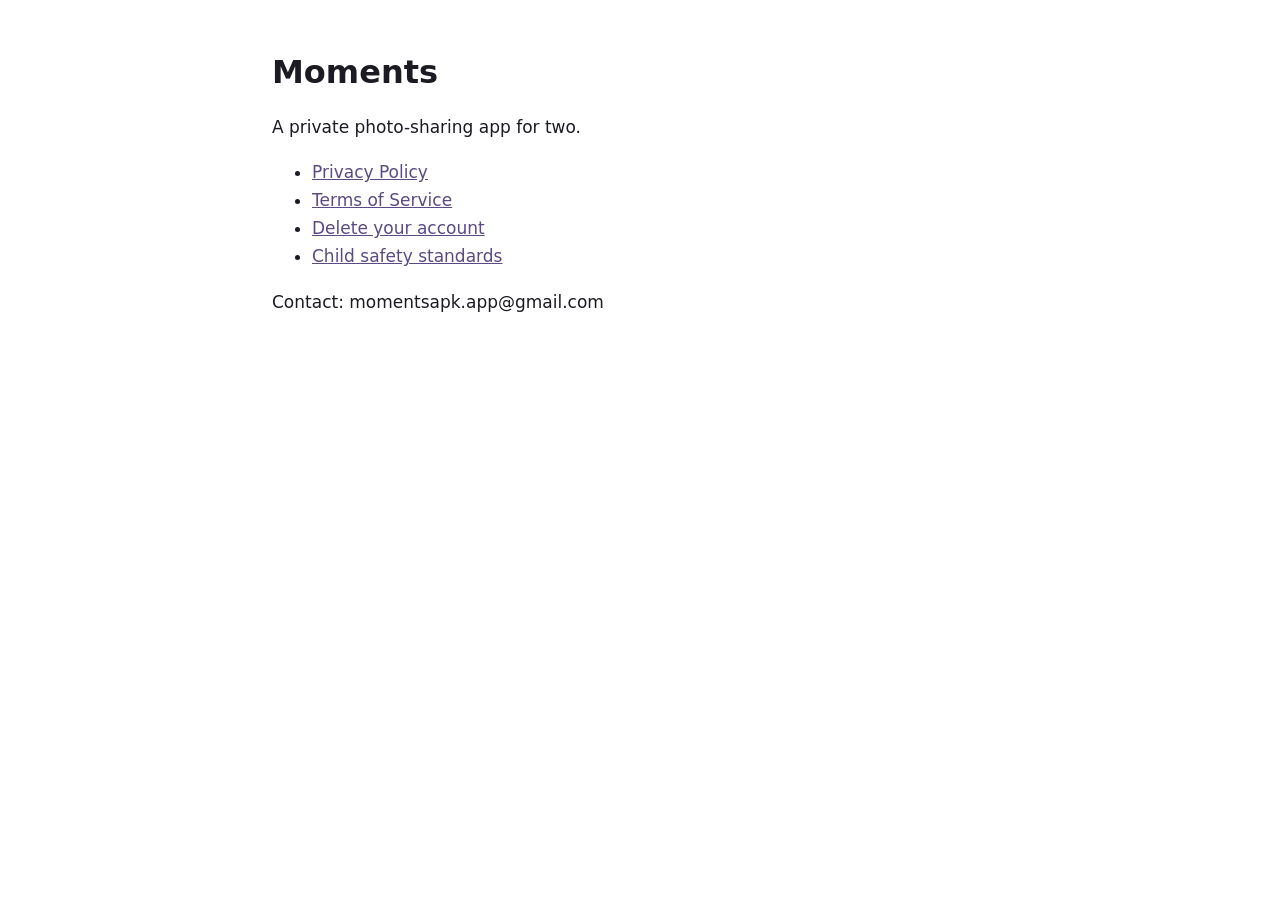
<file: index.html>
<!doctype html><html lang="en"><head><meta charset="utf-8"><meta name="viewport" content="width=device-width,initial-scale=1"><title>Moments</title><link rel="stylesheet" href="style.css"></head><body><main><h1>Moments</h1><p>A private photo-sharing app for two.</p><ul><li><a href="privacy/">Privacy Policy</a></li><li><a href="terms/">Terms of Service</a></li><li><a href="delete-account/">Delete your account</a></li><li><a href="child-safety/">Child safety standards</a></li></ul><p>Contact: momentsapk.app@gmail.com</p></main></body></html>
</file>
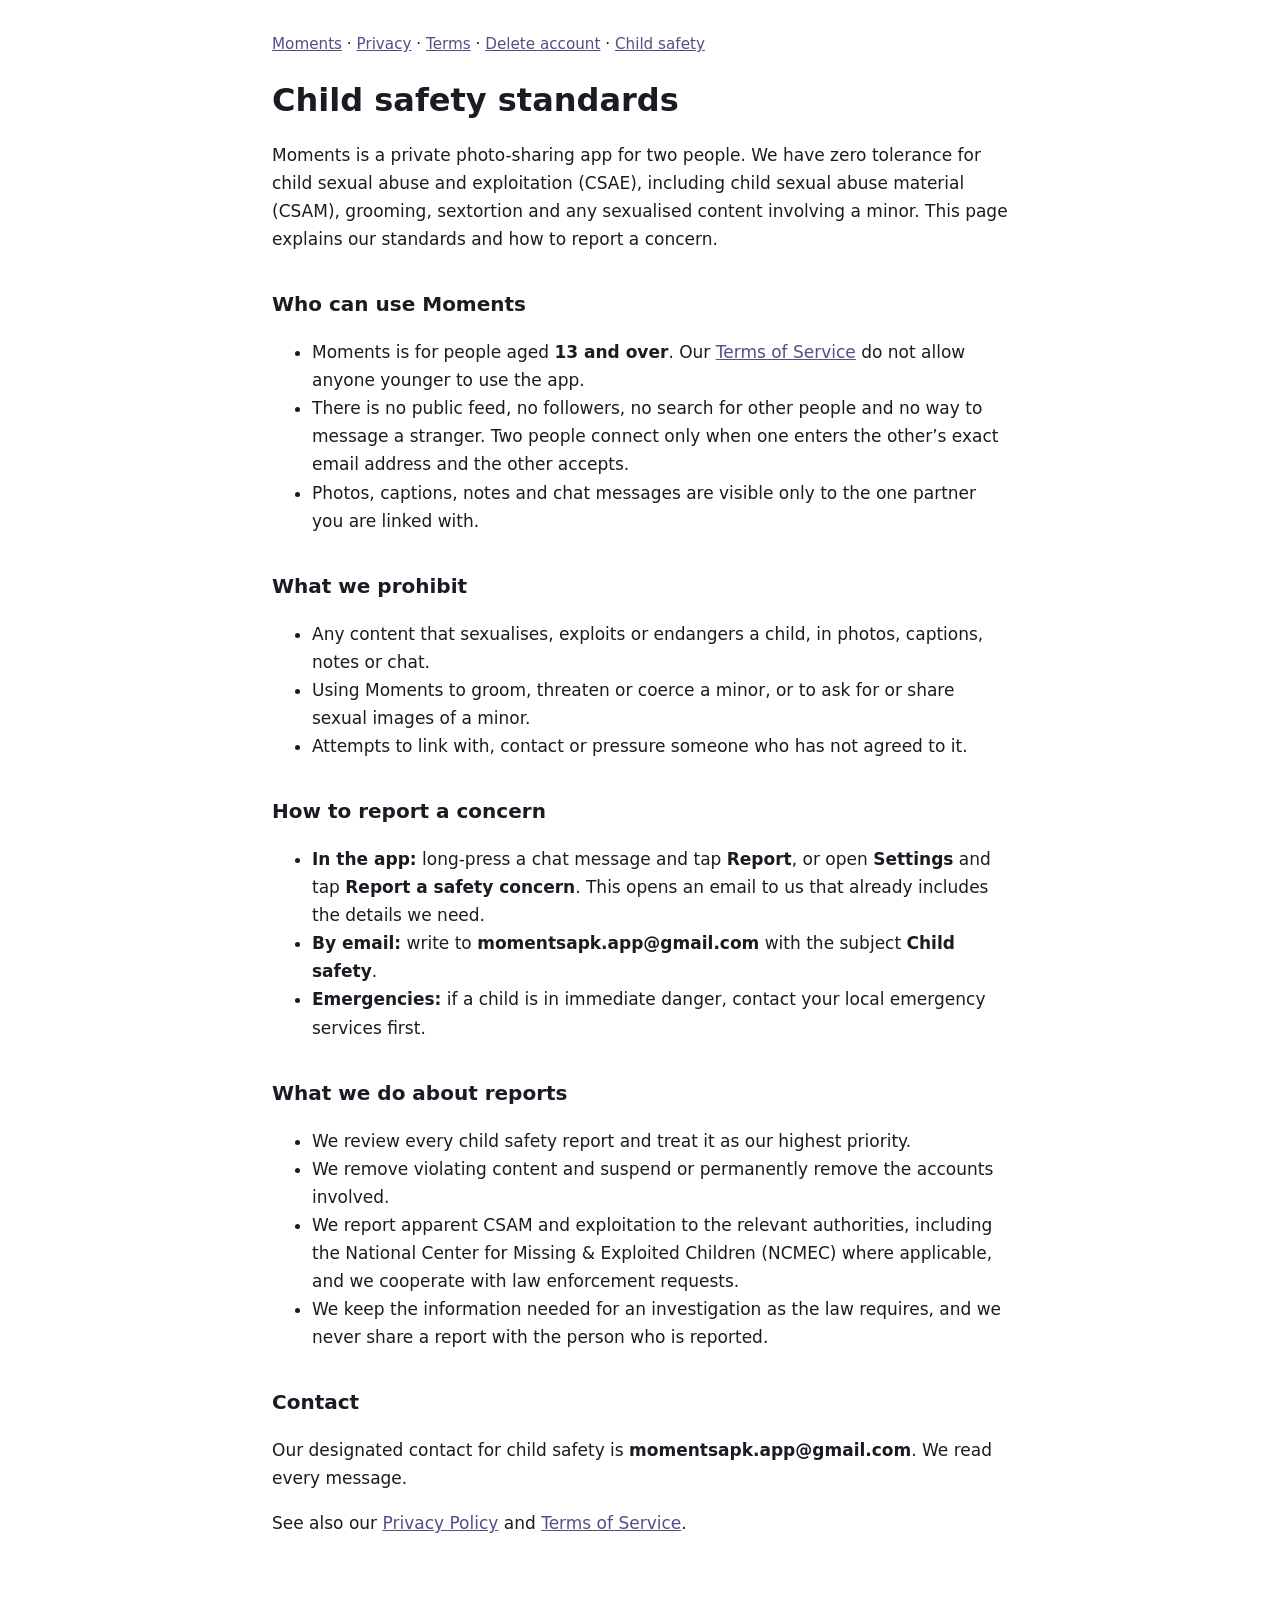
<file: child-safety/index.html>
<!doctype html><html lang="en"><head><meta charset="utf-8"><meta name="viewport" content="width=device-width,initial-scale=1"><title>Child safety standards - Moments</title><link rel="stylesheet" href="../style.css"></head><body><main><nav><a href="../">Moments</a> · <a href="../privacy/">Privacy</a> · <a href="../terms/">Terms</a> · <a href="../delete-account/">Delete account</a> · <a href="../child-safety/">Child safety</a></nav><h1 id="child-safety-standards">Child safety standards</h1>
<p>Moments is a private photo-sharing app for two people. We have zero tolerance for child sexual abuse and exploitation (CSAE), including child sexual abuse material (CSAM), grooming, sextortion and any sexualised content involving a minor. This page explains our standards and how to report a concern.</p>
<h2 id="who-can-use-moments">Who can use Moments</h2>
<ul>
<li>Moments is for people aged <strong>13 and over</strong>. Our <a href="../terms/">Terms of Service</a> do not allow anyone younger to use the app.</li>
<li>There is no public feed, no followers, no search for other people and no way to message a stranger. Two people connect only when one enters the other’s exact email address and the other accepts.</li>
<li>Photos, captions, notes and chat messages are visible only to the one partner you are linked with.</li>
</ul>
<h2 id="what-we-prohibit">What we prohibit</h2>
<ul>
<li>Any content that sexualises, exploits or endangers a child, in photos, captions, notes or chat.</li>
<li>Using Moments to groom, threaten or coerce a minor, or to ask for or share sexual images of a minor.</li>
<li>Attempts to link with, contact or pressure someone who has not agreed to it.</li>
</ul>
<h2 id="how-to-report-a-concern">How to report a concern</h2>
<ul>
<li><strong>In the app:</strong> long-press a chat message and tap <strong>Report</strong>, or open <strong>Settings</strong> and tap <strong>Report a safety concern</strong>. This opens an email to us that already includes the details we need.</li>
<li><strong>By email:</strong> write to <strong>momentsapk.app@gmail.com</strong> with the subject <strong>Child safety</strong>.</li>
<li><strong>Emergencies:</strong> if a child is in immediate danger, contact your local emergency services first.</li>
</ul>
<h2 id="what-we-do-about-reports">What we do about reports</h2>
<ul>
<li>We review every child safety report and treat it as our highest priority.</li>
<li>We remove violating content and suspend or permanently remove the accounts involved.</li>
<li>We report apparent CSAM and exploitation to the relevant authorities, including the National Center for Missing &amp; Exploited Children (NCMEC) where applicable, and we cooperate with law enforcement requests.</li>
<li>We keep the information needed for an investigation as the law requires, and we never share a report with the person who is reported.</li>
</ul>
<h2 id="contact">Contact</h2>
<p>Our designated contact for child safety is <strong>momentsapk.app@gmail.com</strong>. We read every message.</p>
<p>See also our <a href="../privacy/">Privacy Policy</a> and <a href="../terms/">Terms of Service</a>.</p>
</main></body></html>
</file>
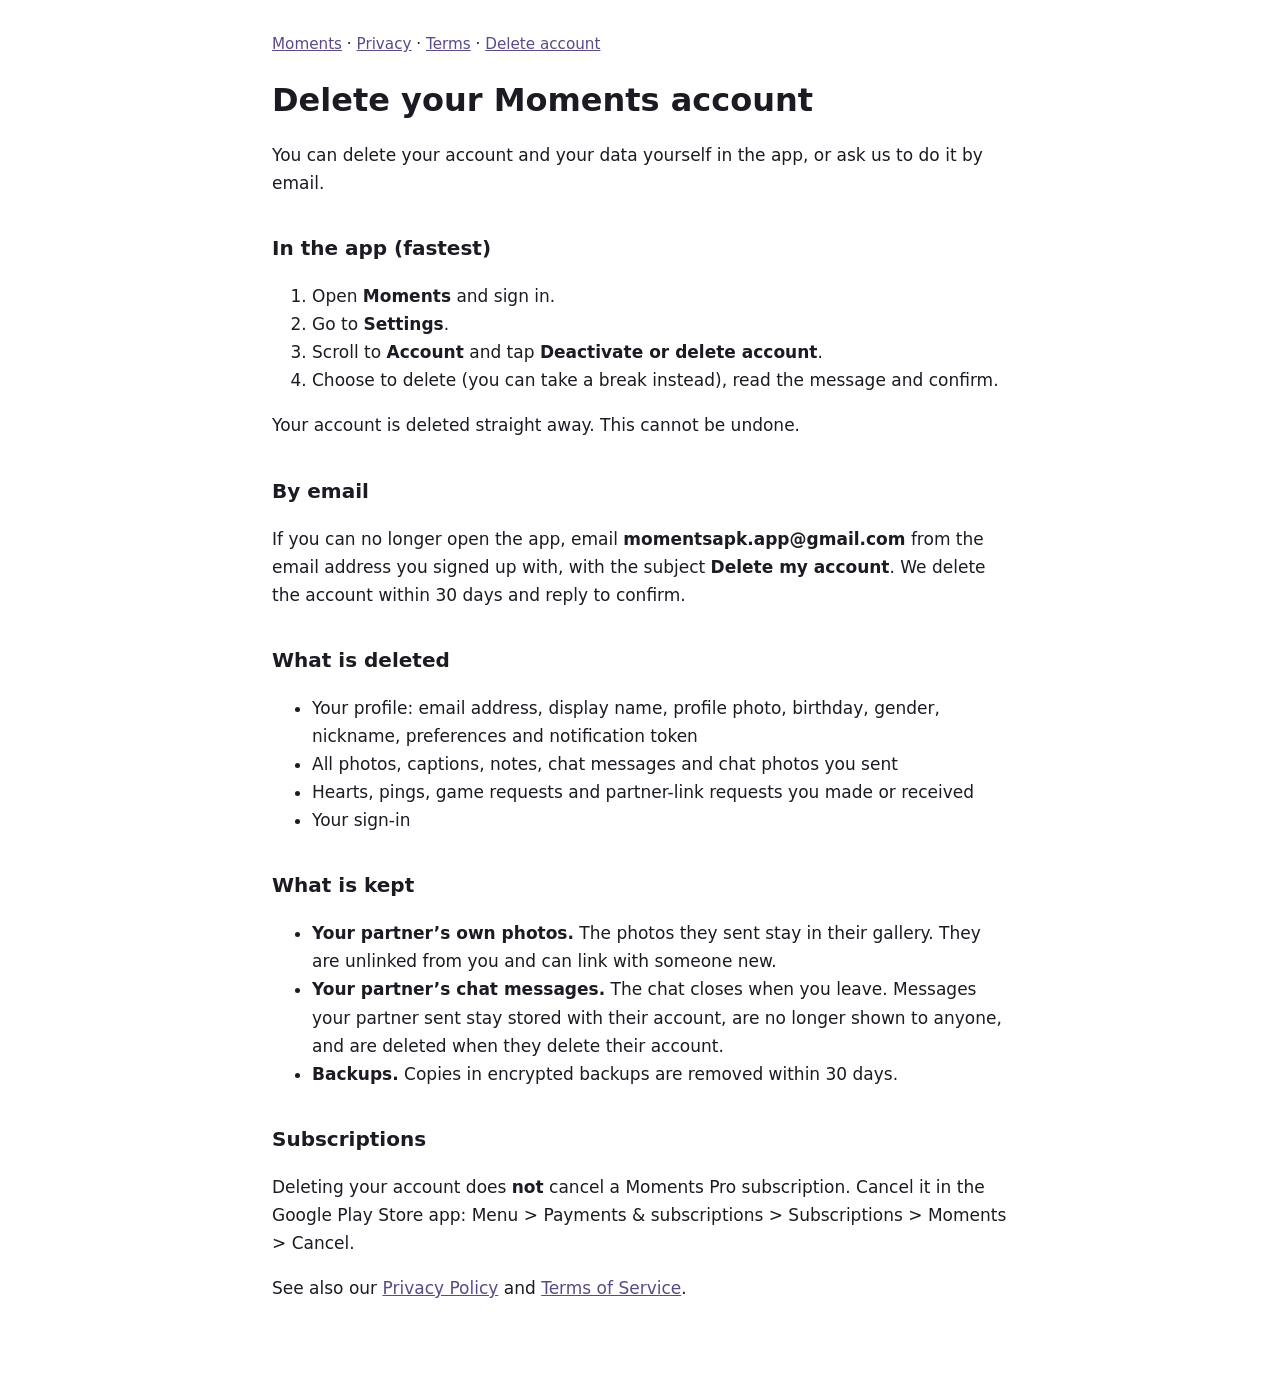
<file: delete-account/index.html>
<!doctype html><html lang="en"><head><meta charset="utf-8"><meta name="viewport" content="width=device-width,initial-scale=1"><title>Delete your account - Moments</title><link rel="stylesheet" href="../style.css"></head><body><main><nav><a href="../">Moments</a> · <a href="../privacy/">Privacy</a> · <a href="../terms/">Terms</a> · <a href="../delete-account/">Delete account</a></nav><h1 id="delete-your-moments-account">Delete your Moments account</h1>
<p>You can delete your account and your data yourself in the app, or ask us to do it by email.</p>
<h2 id="in-the-app-fastest">In the app (fastest)</h2>
<ol type="1">
<li>Open <strong>Moments</strong> and sign in.</li>
<li>Go to <strong>Settings</strong>.</li>
<li>Scroll to <strong>Account</strong> and tap <strong>Deactivate or delete account</strong>.</li>
<li>Choose to delete (you can take a break instead), read the message and confirm.</li>
</ol>
<p>Your account is deleted straight away. This cannot be undone.</p>
<h2 id="by-email">By email</h2>
<p>If you can no longer open the app, email <strong>momentsapk.app@gmail.com</strong> from the email address you signed up with, with the subject <strong>Delete my account</strong>. We delete the account within 30 days and reply to confirm.</p>
<h2 id="what-is-deleted">What is deleted</h2>
<ul>
<li>Your profile: email address, display name, profile photo, birthday, gender, nickname, preferences and notification token</li>
<li>All photos, captions, notes, chat messages and chat photos you sent</li>
<li>Hearts, pings, game requests and partner-link requests you made or received</li>
<li>Your sign-in</li>
</ul>
<h2 id="what-is-kept">What is kept</h2>
<ul>
<li><strong>Your partner’s own photos.</strong> The photos they sent stay in their gallery. They are unlinked from you and can link with someone new.</li>
<li><strong>Your partner’s chat messages.</strong> The chat closes when you leave. Messages your partner sent stay stored with their account, are no longer shown to anyone, and are deleted when they delete their account.</li>
<li><strong>Backups.</strong> Copies in encrypted backups are removed within 30 days.</li>
</ul>
<h2 id="subscriptions">Subscriptions</h2>
<p>Deleting your account does <strong>not</strong> cancel a Moments Pro subscription. Cancel it in the Google Play Store app: Menu &gt; Payments &amp; subscriptions &gt; Subscriptions &gt; Moments &gt; Cancel.</p>
<p>See also our <a href="../privacy/">Privacy Policy</a> and <a href="../terms/">Terms of Service</a>.</p>
</main></body></html>
</file>
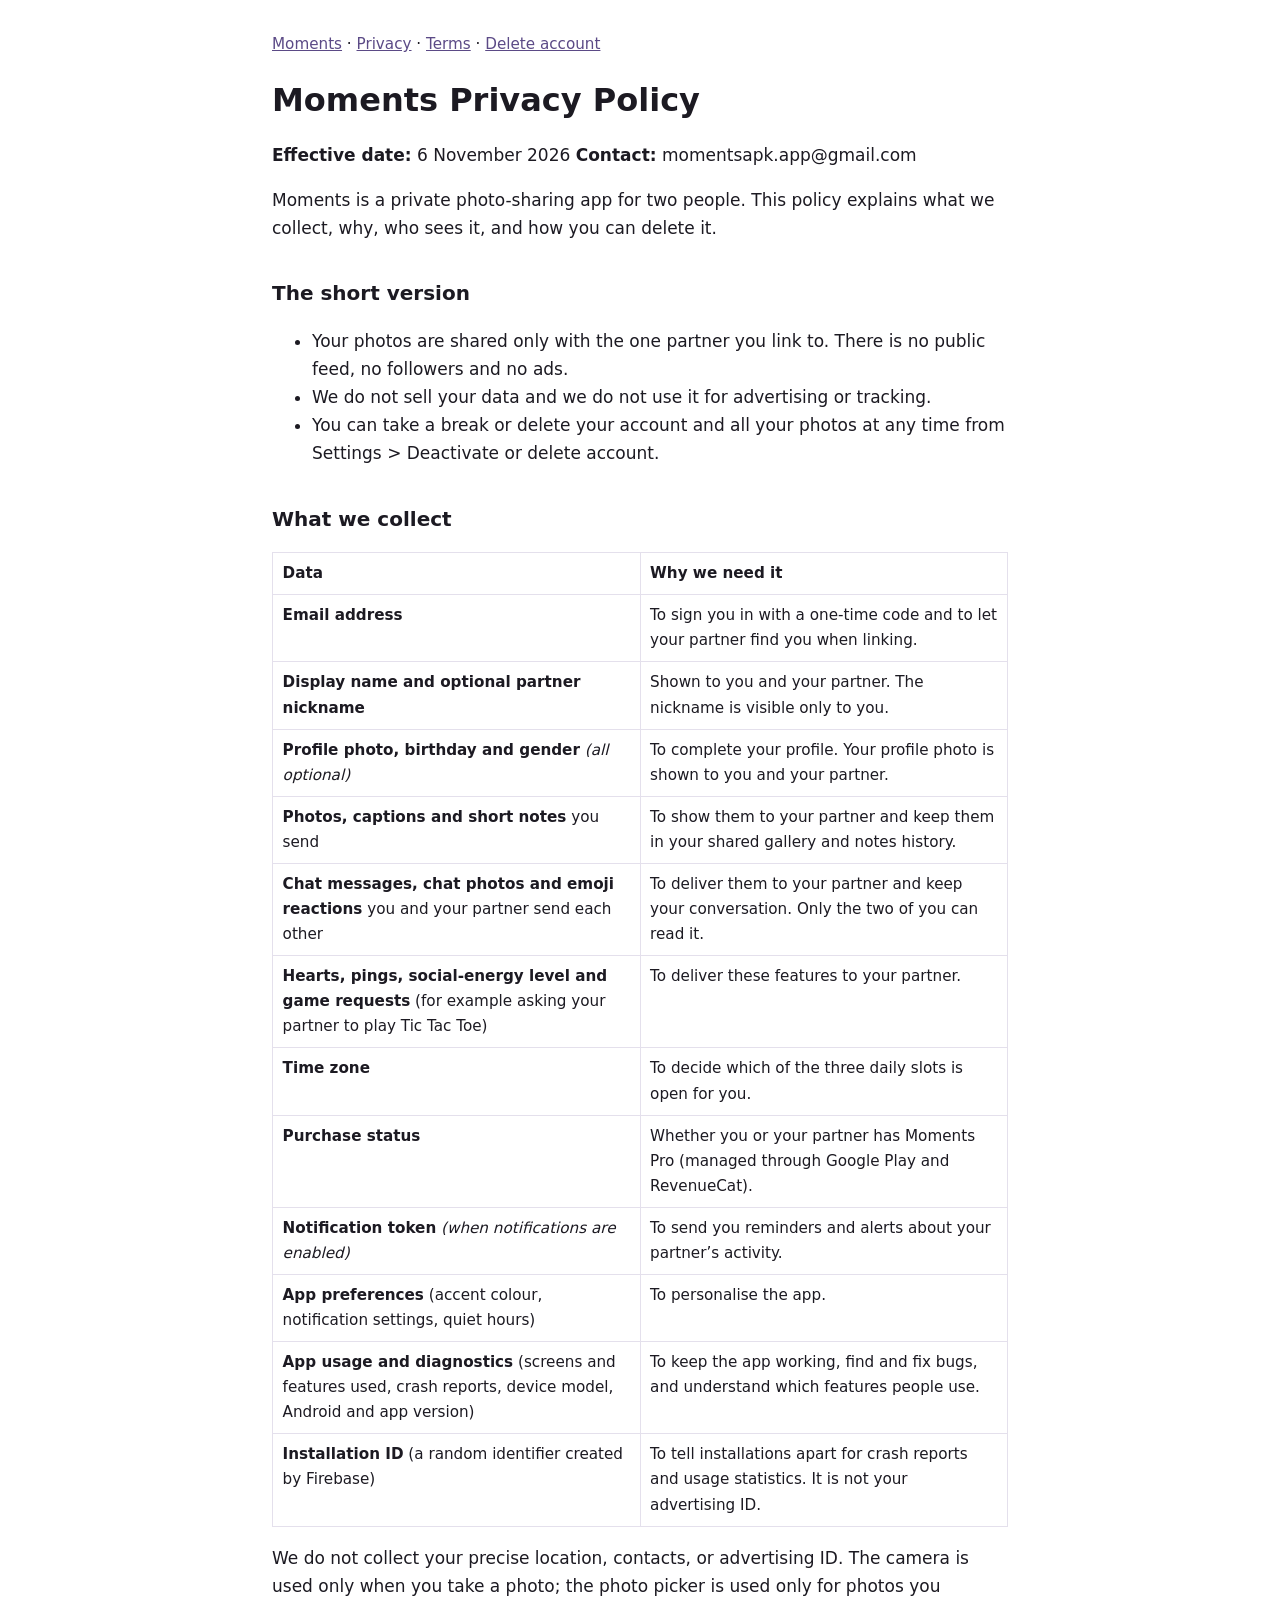
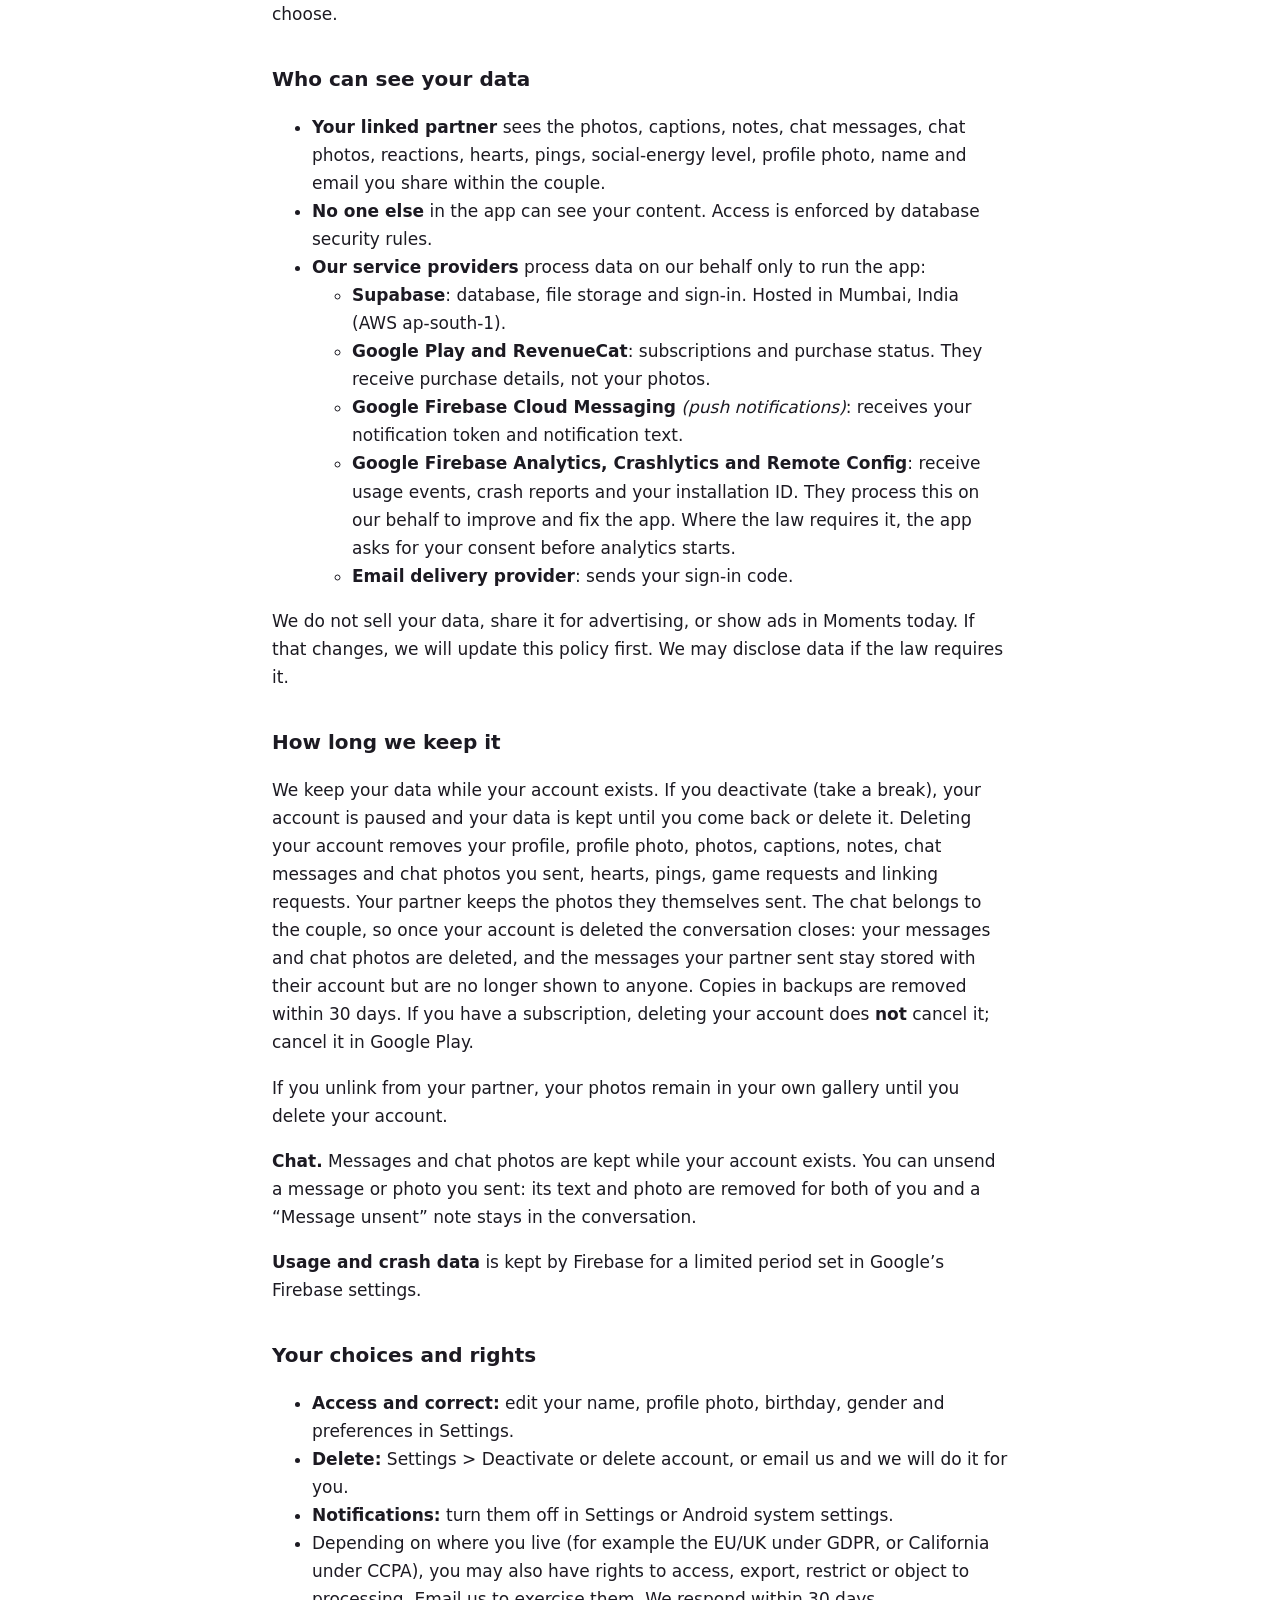
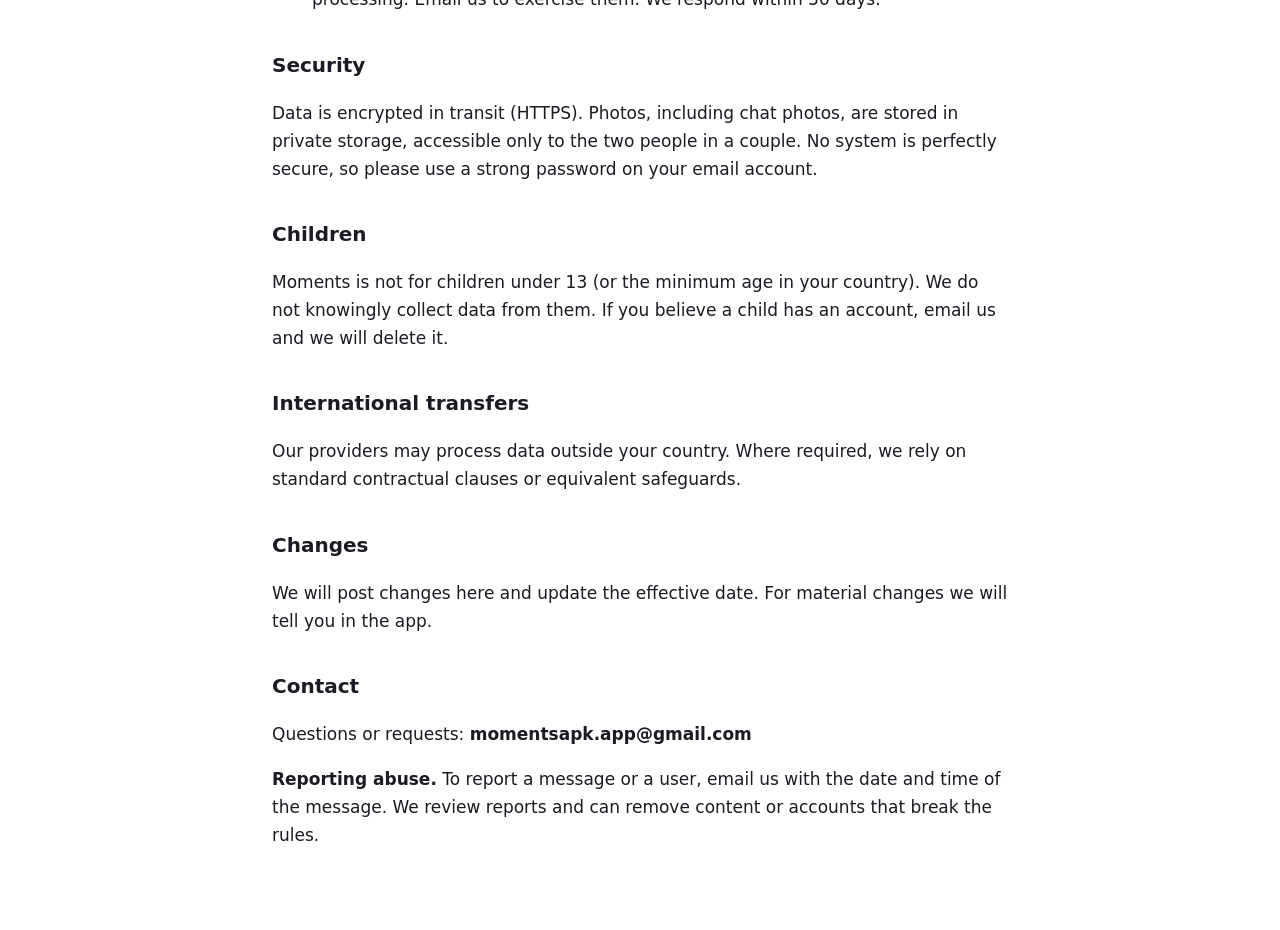
<file: privacy/index.html>
<!doctype html><html lang="en"><head><meta charset="utf-8"><meta name="viewport" content="width=device-width,initial-scale=1"><title>Privacy Policy - Moments</title><link rel="stylesheet" href="../style.css"></head><body><main><nav><a href="../">Moments</a> · <a href="../privacy/">Privacy</a> · <a href="../terms/">Terms</a> · <a href="../delete-account/">Delete account</a></nav><h1 id="moments-privacy-policy">Moments Privacy Policy</h1>
<p><strong>Effective date:</strong> 6 November 2026 <strong>Contact:</strong> momentsapk.app@gmail.com</p>
<p>Moments is a private photo-sharing app for two people. This policy explains what we collect, why, who sees it, and how you can delete it.</p>
<h2 id="the-short-version">The short version</h2>
<ul>
<li>Your photos are shared only with the one partner you link to. There is no public feed, no followers and no ads.</li>
<li>We do not sell your data and we do not use it for advertising or tracking.</li>
<li>You can take a break or delete your account and all your photos at any time from Settings &gt; Deactivate or delete account.</li>
</ul>
<h2 id="what-we-collect">What we collect</h2>
<table>
<colgroup>
<col style="width: 50%" />
<col style="width: 50%" />
</colgroup>
<thead>
<tr>
<th>Data</th>
<th>Why we need it</th>
</tr>
</thead>
<tbody>
<tr>
<td><strong>Email address</strong></td>
<td>To sign you in with a one-time code and to let your partner find you when linking.</td>
</tr>
<tr>
<td><strong>Display name and optional partner nickname</strong></td>
<td>Shown to you and your partner. The nickname is visible only to you.</td>
</tr>
<tr>
<td><strong>Profile photo, birthday and gender</strong> <em>(all optional)</em></td>
<td>To complete your profile. Your profile photo is shown to you and your partner.</td>
</tr>
<tr>
<td><strong>Photos, captions and short notes</strong> you send</td>
<td>To show them to your partner and keep them in your shared gallery and notes history.</td>
</tr>
<tr>
<td><strong>Chat messages, chat photos and emoji reactions</strong> you and your partner send each other</td>
<td>To deliver them to your partner and keep your conversation. Only the two of you can read it.</td>
</tr>
<tr>
<td><strong>Hearts, pings, social-energy level and game requests</strong> (for example asking your partner to play Tic Tac Toe)</td>
<td>To deliver these features to your partner.</td>
</tr>
<tr>
<td><strong>Time zone</strong></td>
<td>To decide which of the three daily slots is open for you.</td>
</tr>
<tr>
<td><strong>Purchase status</strong></td>
<td>Whether you or your partner has Moments Pro (managed through Google Play and RevenueCat).</td>
</tr>
<tr>
<td><strong>Notification token</strong> <em>(when notifications are enabled)</em></td>
<td>To send you reminders and alerts about your partner’s activity.</td>
</tr>
<tr>
<td><strong>App preferences</strong> (accent colour, notification settings, quiet hours)</td>
<td>To personalise the app.</td>
</tr>
<tr>
<td><strong>App usage and diagnostics</strong> (screens and features used, crash reports, device model, Android and app version)</td>
<td>To keep the app working, find and fix bugs, and understand which features people use.</td>
</tr>
<tr>
<td><strong>Installation ID</strong> (a random identifier created by Firebase)</td>
<td>To tell installations apart for crash reports and usage statistics. It is not your advertising ID.</td>
</tr>
</tbody>
</table>
<p>We do not collect your precise location, contacts, or advertising ID. The camera is used only when you take a photo; the photo picker is used only for photos you choose.</p>
<h2 id="who-can-see-your-data">Who can see your data</h2>
<ul>
<li><strong>Your linked partner</strong> sees the photos, captions, notes, chat messages, chat photos, reactions, hearts, pings, social-energy level, profile photo, name and email you share within the couple.</li>
<li><strong>No one else</strong> in the app can see your content. Access is enforced by database security rules.</li>
<li><strong>Our service providers</strong> process data on our behalf only to run the app:
<ul>
<li><strong>Supabase</strong>: database, file storage and sign-in. Hosted in Mumbai, India (AWS ap-south-1).</li>
<li><strong>Google Play and RevenueCat</strong>: subscriptions and purchase status. They receive purchase details, not your photos.</li>
<li><strong>Google Firebase Cloud Messaging</strong> <em>(push notifications)</em>: receives your notification token and notification text.</li>
<li><strong>Google Firebase Analytics, Crashlytics and Remote Config</strong>: receive usage events, crash reports and your installation ID. They process this on our behalf to improve and fix the app. Where the law requires it, the app asks for your consent before analytics starts.</li>
<li><strong>Email delivery provider</strong>: sends your sign-in code.</li>
</ul></li>
</ul>
<p>We do not sell your data, share it for advertising, or show ads in Moments today. If that changes, we will update this policy first. We may disclose data if the law requires it.</p>
<h2 id="how-long-we-keep-it">How long we keep it</h2>
<p>We keep your data while your account exists. If you deactivate (take a break), your account is paused and your data is kept until you come back or delete it. Deleting your account removes your profile, profile photo, photos, captions, notes, chat messages and chat photos you sent, hearts, pings, game requests and linking requests. Your partner keeps the photos they themselves sent. The chat belongs to the couple, so once your account is deleted the conversation closes: your messages and chat photos are deleted, and the messages your partner sent stay stored with their account but are no longer shown to anyone. Copies in backups are removed within 30 days. If you have a subscription, deleting your account does <strong>not</strong> cancel it; cancel it in Google Play.</p>
<p>If you unlink from your partner, your photos remain in your own gallery until you delete your account.</p>
<p><strong>Chat.</strong> Messages and chat photos are kept while your account exists. You can unsend a message or photo you sent: its text and photo are removed for both of you and a &ldquo;Message unsent&rdquo; note stays in the conversation.</p>
<p><strong>Usage and crash data</strong> is kept by Firebase for a limited period set in Google&rsquo;s Firebase settings.</p>
<h2 id="your-choices-and-rights">Your choices and rights</h2>
<ul>
<li><strong>Access and correct:</strong> edit your name, profile photo, birthday, gender and preferences in Settings.</li>
<li><strong>Delete:</strong> Settings &gt; Deactivate or delete account, or email us and we will do it for you.</li>
<li><strong>Notifications:</strong> turn them off in Settings or Android system settings.</li>
<li>Depending on where you live (for example the EU/UK under GDPR, or California under CCPA), you may also have rights to access, export, restrict or object to processing. Email us to exercise them. We respond within 30 days.</li>
</ul>
<h2 id="security">Security</h2>
<p>Data is encrypted in transit (HTTPS). Photos, including chat photos, are stored in private storage, accessible only to the two people in a couple. No system is perfectly secure, so please use a strong password on your email account.</p>
<h2 id="children">Children</h2>
<p>Moments is not for children under 13 (or the minimum age in your country). We do not knowingly collect data from them. If you believe a child has an account, email us and we will delete it.</p>
<h2 id="international-transfers">International transfers</h2>
<p>Our providers may process data outside your country. Where required, we rely on standard contractual clauses or equivalent safeguards.</p>
<h2 id="changes">Changes</h2>
<p>We will post changes here and update the effective date. For material changes we will tell you in the app.</p>
<h2 id="contact">Contact</h2>
<p>Questions or requests: <strong>momentsapk.app@gmail.com</strong></p>
<p><strong>Reporting abuse.</strong> To report a message or a user, email us with the date and time of the message. We review reports and can remove content or accounts that break the rules.</p>
</main></body></html>
</file>
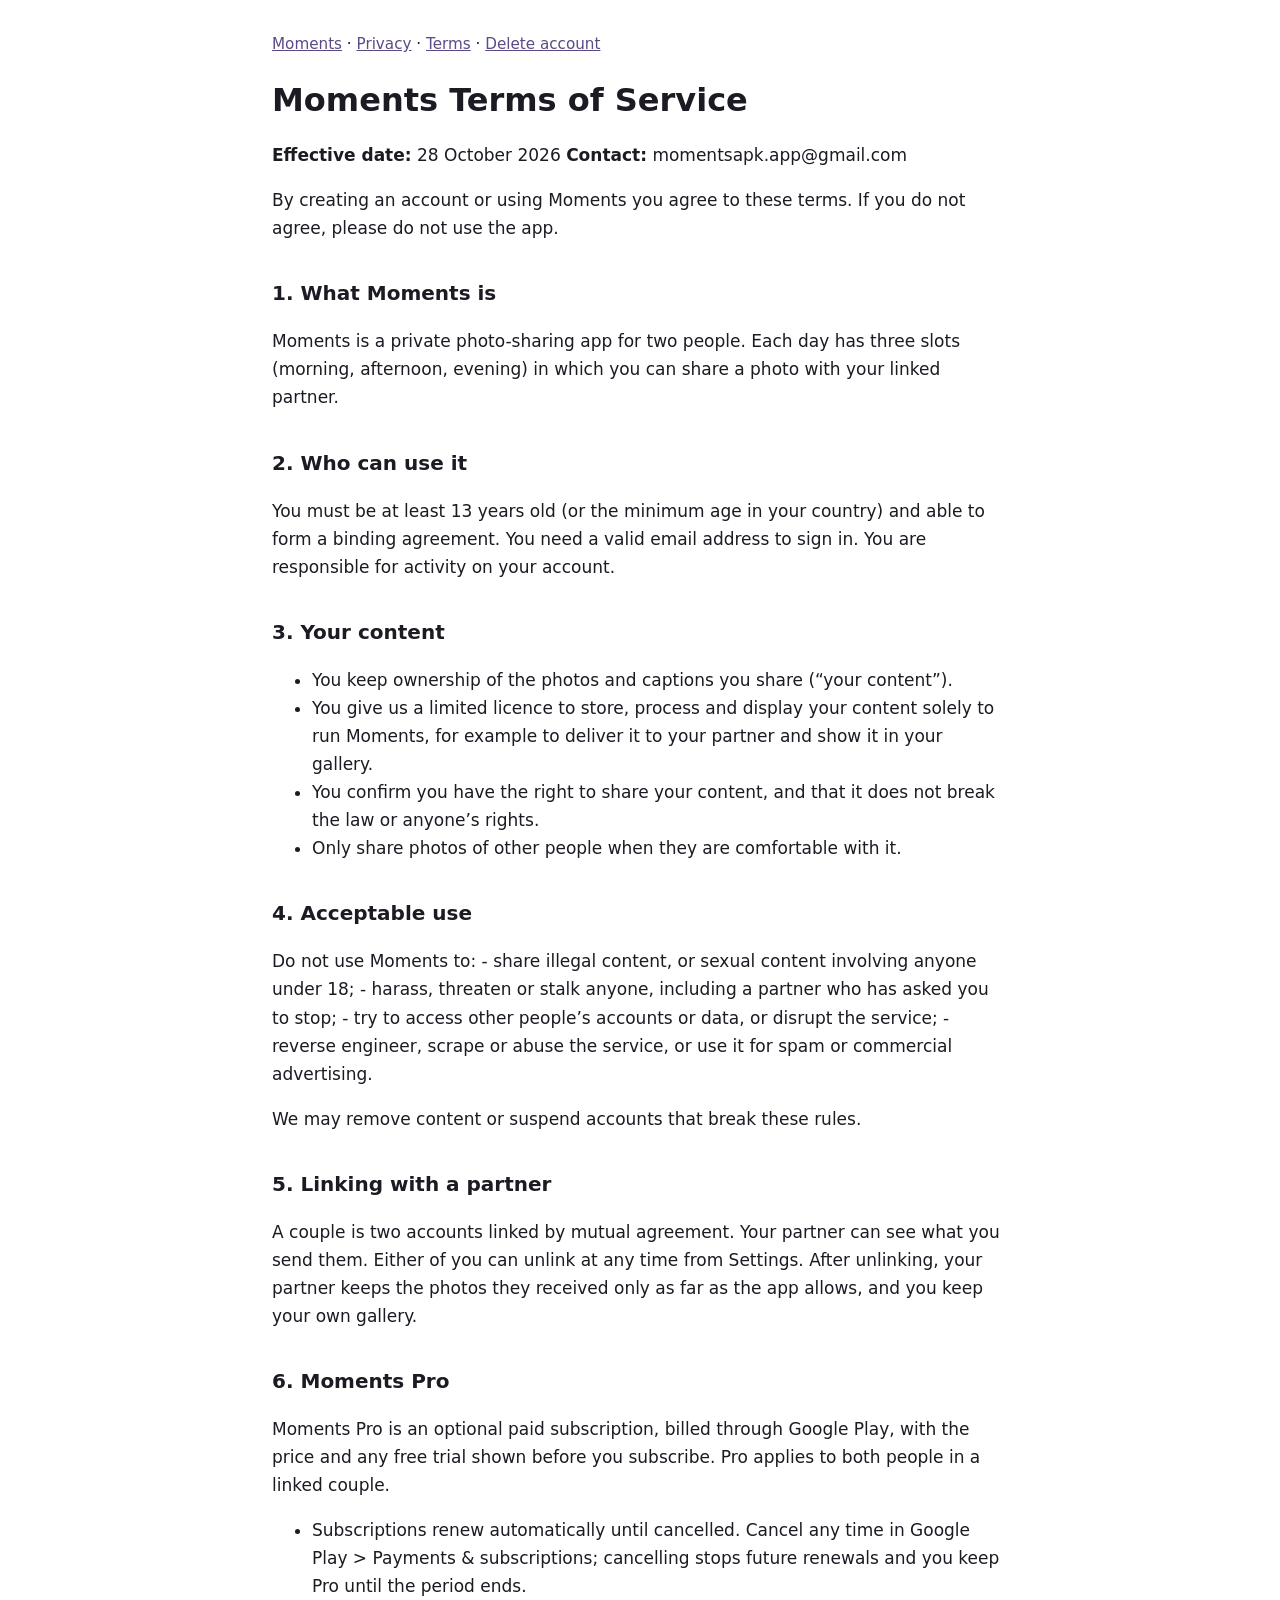
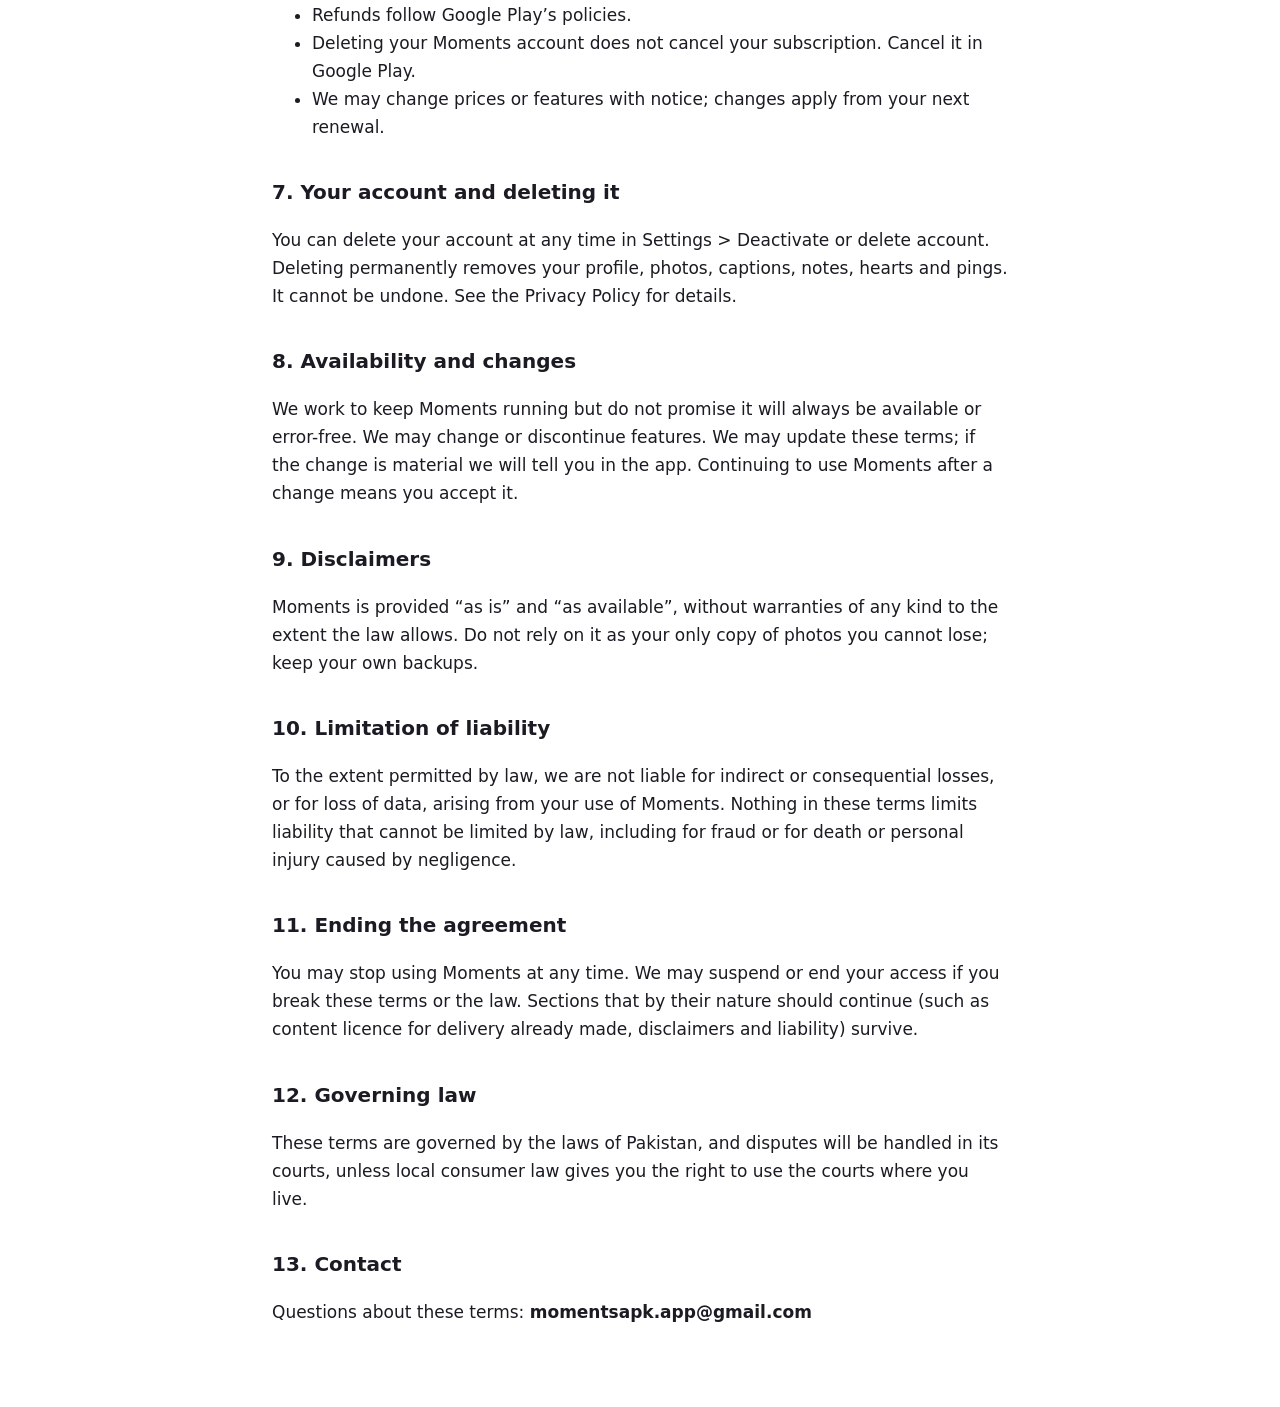
<file: terms/index.html>
<!doctype html><html lang="en"><head><meta charset="utf-8"><meta name="viewport" content="width=device-width,initial-scale=1"><title>Terms of Service - Moments</title><link rel="stylesheet" href="../style.css"></head><body><main><nav><a href="../">Moments</a> · <a href="../privacy/">Privacy</a> · <a href="../terms/">Terms</a> · <a href="../delete-account/">Delete account</a></nav><h1 id="moments-terms-of-service">Moments Terms of Service</h1>
<p><strong>Effective date:</strong> 28 October 2026 <strong>Contact:</strong> momentsapk.app@gmail.com</p>
<p>By creating an account or using Moments you agree to these terms. If you do not agree, please do not use the app.</p>
<h2 id="what-moments-is">1. What Moments is</h2>
<p>Moments is a private photo-sharing app for two people. Each day has three slots (morning, afternoon, evening) in which you can share a photo with your linked partner.</p>
<h2 id="who-can-use-it">2. Who can use it</h2>
<p>You must be at least 13 years old (or the minimum age in your country) and able to form a binding agreement. You need a valid email address to sign in. You are responsible for activity on your account.</p>
<h2 id="your-content">3. Your content</h2>
<ul>
<li>You keep ownership of the photos and captions you share (“your content”).</li>
<li>You give us a limited licence to store, process and display your content solely to run Moments, for example to deliver it to your partner and show it in your gallery.</li>
<li>You confirm you have the right to share your content, and that it does not break the law or anyone’s rights.</li>
<li>Only share photos of other people when they are comfortable with it.</li>
</ul>
<h2 id="acceptable-use">4. Acceptable use</h2>
<p>Do not use Moments to: - share illegal content, or sexual content involving anyone under 18; - harass, threaten or stalk anyone, including a partner who has asked you to stop; - try to access other people’s accounts or data, or disrupt the service; - reverse engineer, scrape or abuse the service, or use it for spam or commercial advertising.</p>
<p>We may remove content or suspend accounts that break these rules.</p>
<h2 id="linking-with-a-partner">5. Linking with a partner</h2>
<p>A couple is two accounts linked by mutual agreement. Your partner can see what you send them. Either of you can unlink at any time from Settings. After unlinking, your partner keeps the photos they received only as far as the app allows, and you keep your own gallery.</p>
<h2 id="moments-pro">6. Moments Pro</h2>
<p>Moments Pro is an optional paid subscription, billed through Google Play, with the price and any free trial shown before you subscribe. Pro applies to both people in a linked couple.</p>
<ul>
<li>Subscriptions renew automatically until cancelled. Cancel any time in Google Play &gt; Payments &amp; subscriptions; cancelling stops future renewals and you keep Pro until the period ends.</li>
<li>Refunds follow Google Play’s policies.</li>
<li>Deleting your Moments account does not cancel your subscription. Cancel it in Google Play.</li>
<li>We may change prices or features with notice; changes apply from your next renewal.</li>
</ul>
<h2 id="your-account-and-deleting-it">7. Your account and deleting it</h2>
<p>You can delete your account at any time in Settings &gt; Deactivate or delete account. Deleting permanently removes your profile, photos, captions, notes, hearts and pings. It cannot be undone. See the Privacy Policy for details.</p>
<h2 id="availability-and-changes">8. Availability and changes</h2>
<p>We work to keep Moments running but do not promise it will always be available or error-free. We may change or discontinue features. We may update these terms; if the change is material we will tell you in the app. Continuing to use Moments after a change means you accept it.</p>
<h2 id="disclaimers">9. Disclaimers</h2>
<p>Moments is provided “as is” and “as available”, without warranties of any kind to the extent the law allows. Do not rely on it as your only copy of photos you cannot lose; keep your own backups.</p>
<h2 id="limitation-of-liability">10. Limitation of liability</h2>
<p>To the extent permitted by law, we are not liable for indirect or consequential losses, or for loss of data, arising from your use of Moments. Nothing in these terms limits liability that cannot be limited by law, including for fraud or for death or personal injury caused by negligence.</p>
<h2 id="ending-the-agreement">11. Ending the agreement</h2>
<p>You may stop using Moments at any time. We may suspend or end your access if you break these terms or the law. Sections that by their nature should continue (such as content licence for delivery already made, disclaimers and liability) survive.</p>
<h2 id="governing-law">12. Governing law</h2>
<p>These terms are governed by the laws of Pakistan, and disputes will be handled in its courts, unless local consumer law gives you the right to use the courts where you live.</p>
<h2 id="contact">13. Contact</h2>
<p>Questions about these terms: <strong>momentsapk.app@gmail.com</strong></p>
</main></body></html>
</file>
<file: style.css>
:root{color-scheme:light dark;--bg:#fff;--fg:#1c1a22;--muted:#5d5868;--accent:#5b4a86;--line:#e4e0ec}
@media(prefers-color-scheme:dark){:root{--bg:#14111a;--fg:#ece8f4;--muted:#b3acc2;--accent:#b9a8e0;--line:#2e2938}}
body{margin:0;background:var(--bg);color:var(--fg);font:17px/1.65 system-ui,sans-serif}
main{max-width:46rem;margin:0 auto;padding:2rem 1rem 4rem}
h1{font-size:2rem;line-height:1.2}h2{margin-top:2.2rem;font-size:1.25rem}
a{color:var(--accent)}table{border-collapse:collapse;width:100%;font-size:.95rem}
td,th{border:1px solid var(--line);padding:.5rem .6rem;vertical-align:top;text-align:left}
nav{margin-bottom:1.5rem;font-size:.95rem}
</file>
